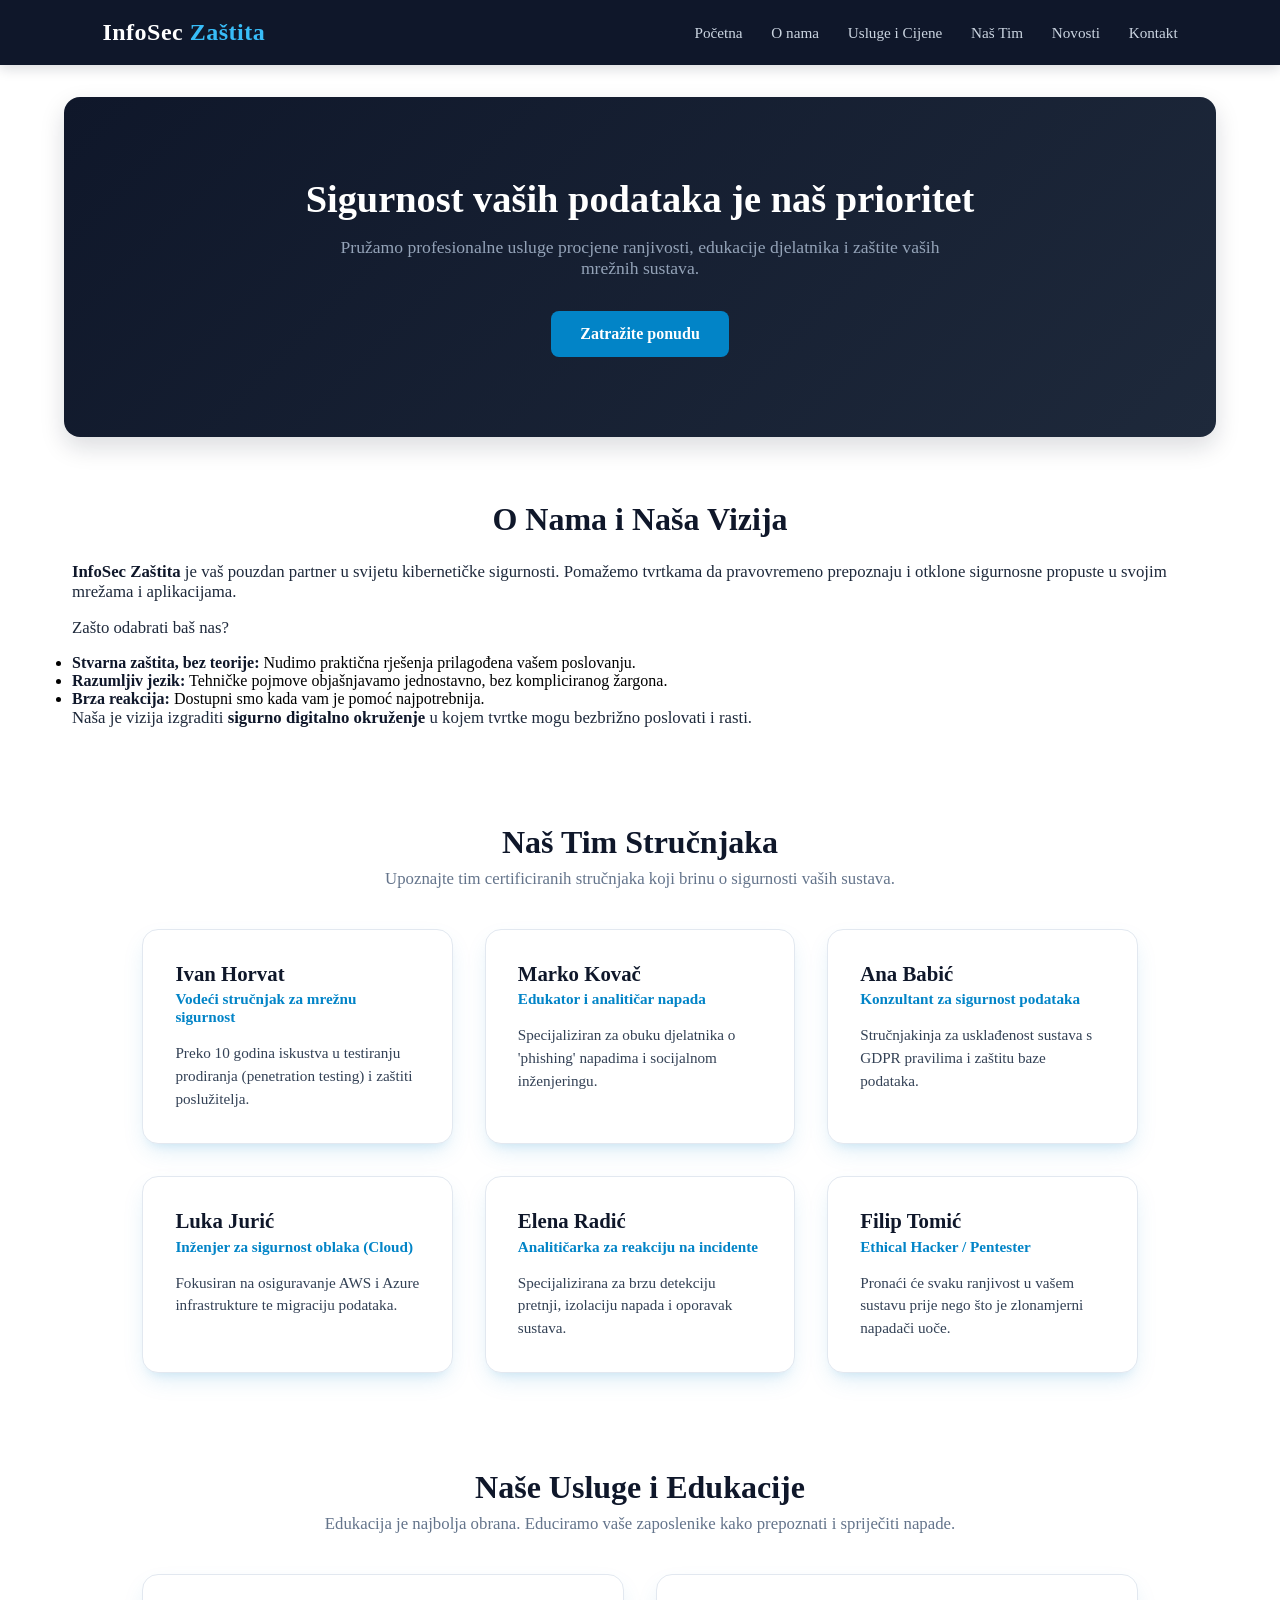
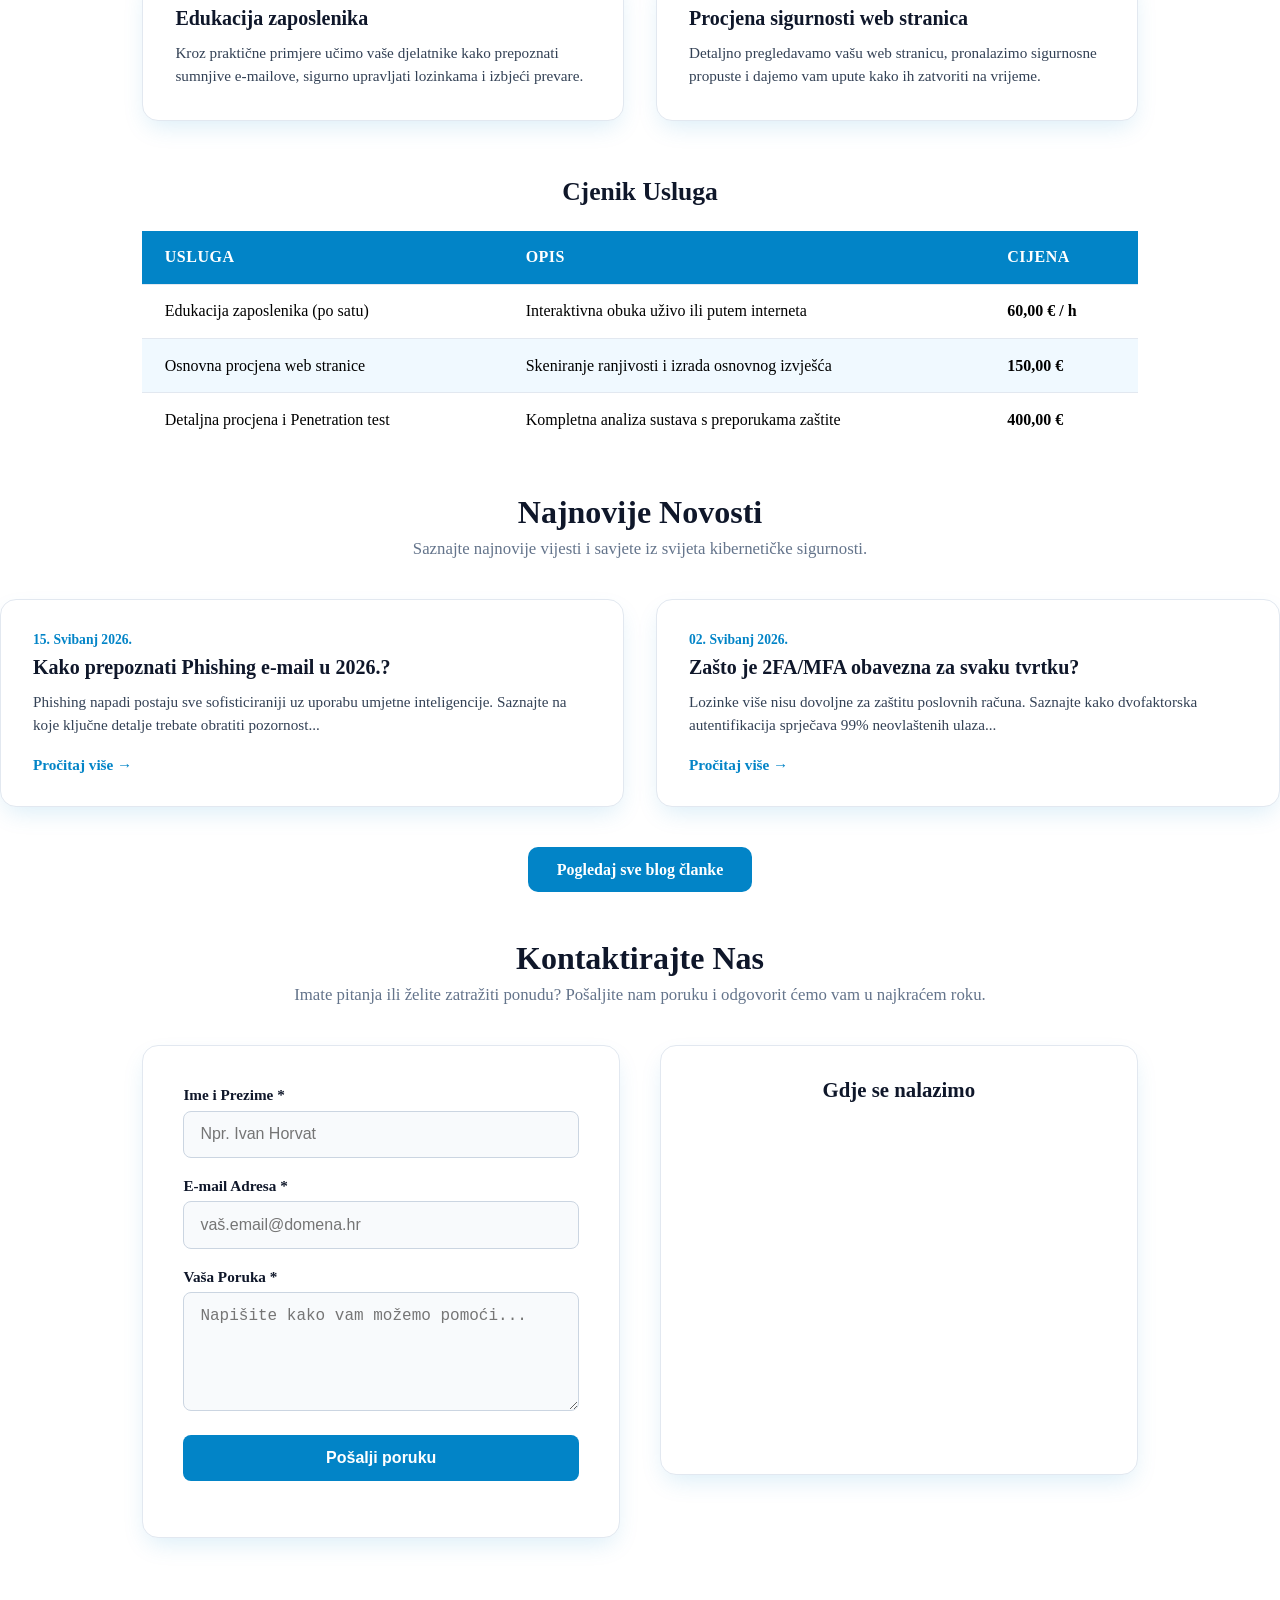
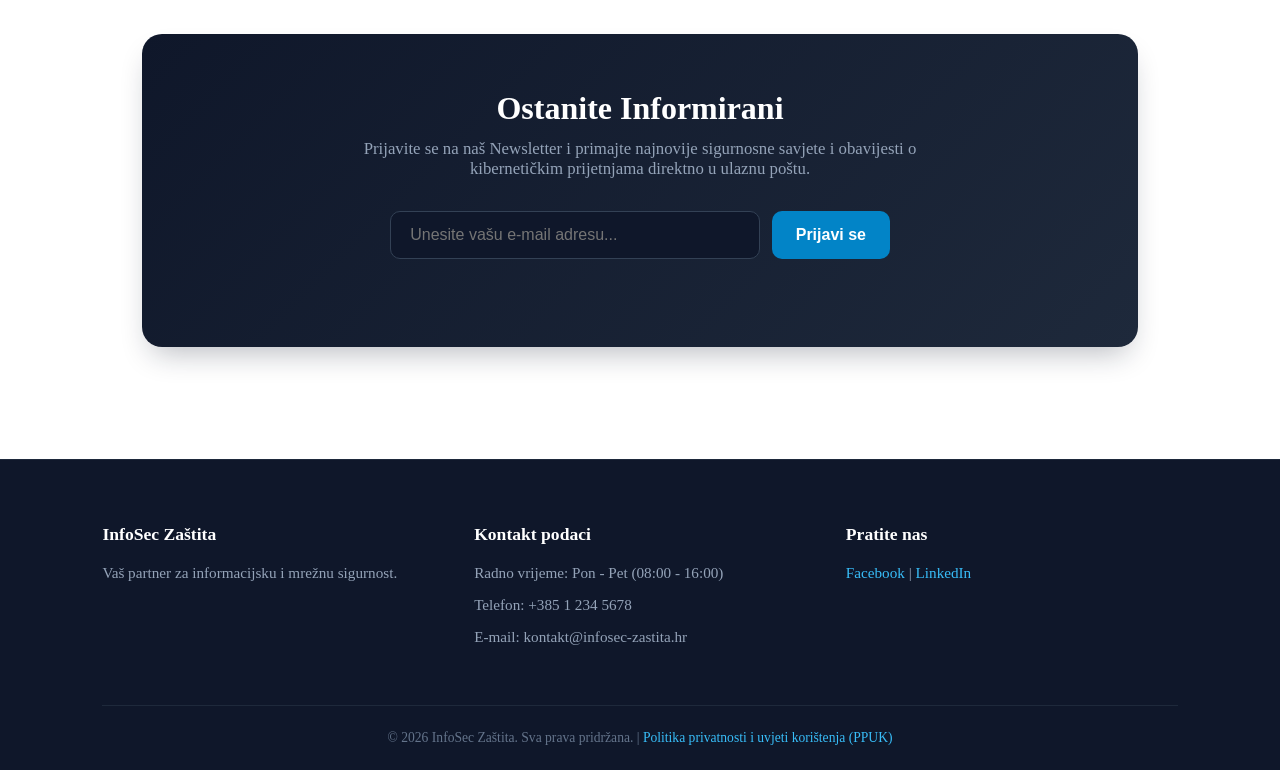
<file: index.html>
<!DOCTYPE html>
<html lang="hr">
<head>
    <meta charset="UTF-8">
    <meta name="viewport" content="width=device-width, initial-scale=1.0">
    <link rel="icon"" href="fav.ico">
    <title>InfoSec</title>
    <link rel="stylesheet" href="style.css">
</head>
<body>

    <!-- ZAGLAVLJE -->
    <header>
        <div class="logo">InfoSec <span>Zaštita</span></div>
        <nav>
            <a href="index.html">Početna</a>
            <a href="#o-nama">O nama</a>
            <a href="#usluge">Usluge i Cijene</a>
            <a href="#tim">Naš Tim</a>
            <a href="#novosti">Novosti</a>
            <a href="#kontakt">Kontakt</a>
        </nav>
    </header>

    <!-- HERO -->
   <section class="hero">
    <h1>Sigurnost vaših podataka je naš prioritet</h1>
    <p>Pružamo profesionalne usluge procjene ranjivosti, edukacije djelatnika i zaštite vaših mrežnih sustava.</p>
    <a href="#kontakt" class="btn">Zatražite ponudu</a>
</section>


    <!-- O NAMA I NAŠA VIZIJA -->
<section id="o-nama">
    <h2>O Nama i Naša Vizija</h2>
    
    <p>
        <strong>InfoSec Zaštita</strong> je vaš pouzdan partner u svijetu kibernetičke sigurnosti. 
        Pomažemo tvrtkama da pravovremeno prepoznaju i otklone sigurnosne propuste u svojim mrežama i aplikacijama.
    </p>

    <p>
        Zašto odabrati baš nas?
    </p>

    <ul>
        <li><strong>Stvarna zaštita, bez teorije:</strong> Nudimo praktična rješenja prilagođena vašem poslovanju.</li>
        <li><strong>Razumljiv jezik:</strong> Tehničke pojmove objašnjavamo jednostavno, bez kompliciranog žargona.</li>
        <li><strong>Brza reakcija:</strong> Dostupni smo kada vam je pomoć najpotrebnija.</li>
    </ul>

    <p>
        Naša je vizija izgraditi <strong>sigurno digitalno okruženje</strong> u kojem tvrtke mogu bezbrižno poslovati i rasti.
    </p>
</section>

  

<!-- NAŠ TIM STRUČNJAKA -->
<section id="tim">
    <h2>Naš Tim Stručnjaka</h2>
    <p class="podnaslov">Upoznajte tim certificiranih stručnjaka koji brinu o sigurnosti vaših sustava.</p>

    <div class="grid-tim">
        <div class="kartica-tim">
            <h3>Ivan Horvat</h3>
            <span class="uloga">Vodeći stručnjak za mrežnu sigurnost</span>
            <p>Preko 10 godina iskustva u testiranju prodiranja (penetration testing) i zaštiti poslužitelja.</p>
        </div>

        <div class="kartica-tim">
            <h3>Marko Kovač</h3>
            <span class="uloga">Edukator i analitičar napada</span>
            <p>Specijaliziran za obuku djelatnika o 'phishing' napadima i socijalnom inženjeringu.</p>
        </div>

        <div class="kartica-tim">
            <h3>Ana Babić</h3>
            <span class="uloga">Konzultant za sigurnost podataka</span>
            <p>Stručnjakinja za usklađenost sustava s GDPR pravilima i zaštitu baze podataka.</p>
        </div>

        <div class="kartica-tim">
            <h3>Luka Jurić</h3>
            <span class="uloga">Inženjer za sigurnost oblaka (Cloud)</span>
            <p>Fokusiran na osiguravanje AWS i Azure infrastrukture te migraciju podataka.</p>
        </div>

        <div class="kartica-tim">
            <h3>Elena Radić</h3>
            <span class="uloga">Analitičarka za reakciju na incidente</span>
            <p>Specijalizirana za brzu detekciju pretnji, izolaciju napada i oporavak sustava.</p>
        </div>

        <div class="kartica-tim">
            <h3>Filip Tomić</h3>
            <span class="uloga">Ethical Hacker / Pentester</span>
            <p>Pronaći će svaku ranjivost u vašem sustavu prije nego što je zlonamjerni napadači uoče.</p>
        </div>
    </div>
</section>

    <!-- USLUGE I CIJENE -->
    <section id="usluge">
        <h2>Naše Usluge i Edukacije</h2>
        <p class="podnaslov">Edukacija je najbolja obrana. Educiramo vaše zaposlenike kako prepoznati i spriječiti napade.</p>

        <div class="grid">
            <div class="kartica">
                <h3>Edukacija zaposlenika</h3>
                <p>Kroz praktične primjere učimo vaše djelatnike kako prepoznati sumnjive e-mailove, sigurno upravljati lozinkama i izbjeći prevare.</p>
            </div>
            <div class="kartica">
                <h3>Procjena sigurnosti web stranica</h3>
                <p>Detaljno pregledavamo vašu web stranicu, pronalazimo sigurnosne propuste i dajemo vam upute kako ih zatvoriti na vrijeme.</p>
            </div>
        </div>

        <h3 class="podnaslov-tablica">Cjenik Usluga</h3>
        <table>
            <thead>
                <tr>
                    <th>Usluga</th>
                    <th>Opis</th>
                    <th>Cijena</th>
                </tr>
            </thead>
            <tbody>
                <tr>
                    <td>Edukacija zaposlenika (po satu)</td>
                    <td>Interaktivna obuka uživo ili putem interneta</td>
                    <td><strong>60,00 € / h</strong></td>
                </tr>
                <tr>
                    <td>Osnovna procjena web stranice</td>
                    <td>Skeniranje ranjivosti i izrada osnovnog izvješća</td>
                    <td><strong>150,00 €</strong></td>
                </tr>
                <tr>
                    <td>Detaljna procjena i Penetration test</td>
                    <td>Kompletna analiza sustava s preporukama zaštite</td>
                    <td><strong>400,00 €</strong></td>
                </tr>
            </tbody>
        </table>
    </section>

 <!-- NOVOSTI / BLOG SEKCIJA -->
<section id="novosti">
    <h2>Najnovije Novosti</h2>
    <p class="podnaslov">Saznajte najnovije vijesti i savjete iz svijeta kibernetičke sigurnosti.</p>

    <div class="grid">
       
        <article class="kartica blog-kartica">
            <span class="blog-datum">15. Svibanj 2026.</span>
            <h3>Kako prepoznati Phishing e-mail u 2026.?</h3>
            <p>Phishing napadi postaju sve sofisticiraniji uz uporabu umjetne inteligencije. Saznajte na koje ključne detalje trebate obratiti pozornost...</p>
            <a href="blog-1.html" class="btn-blog">Pročitaj više &rarr;</a>
        </article>

    
        <article class="kartica blog-kartica">
            <span class="blog-datum">02. Svibanj 2026.</span>
            <h3>Zašto je 2FA/MFA obavezna za svaku tvrtku?</h3>
            <p>Lozinke više nisu dovoljne za zaštitu poslovnih računa. Saznajte kako dvofaktorska autentifikacija sprječava 99% neovlaštenih ulaza...</p>
            <a href="blog-2.html" class="btn-blog">Pročitaj više &rarr;</a>
        </article>
    </div>

   
    <div style="text-align: center; margin-top: 2.5rem;">
        <a href="blog.html" class="btn-svi-blogovi">Pogledaj sve blog članke</a>
    </div>
</section>

    <!-- KONTAKT SEKCIJA -->
<section id="kontakt">
    <h2>Kontaktirajte Nas</h2>
    <p class="podnaslov">Imate pitanja ili želite zatražiti ponudu? Pošaljite nam poruku i odgovorit ćemo vam u najkraćem roku.</p>

    <div class="kontakt-okvir">
        <form onsubmit="return validirajFormu(event)">
            <div class="forma-grupa">
                <label for="ime">Ime i Prezime *</label>
                <input type="text" id="ime" name="ime" placeholder="Npr. Ivan Horvat" required>
            </div>

            <div class="forma-grupa">
                <label for="email">E-mail Adresa *</label>
                <input type="email" id="email" name="email" placeholder="vaš.email@domena.hr" required>
            </div>

            <div class="forma-grupa">
                <label for="poruka">Vaša Poruka *</label>
                <textarea id="poruka" name="poruka" rows="5" placeholder="Napišite kako vam možemo pomoći..." required></textarea>
            </div>

            <button type="submit" class="btn-kontakt">Pošalji poruku</button>
            <p class="odgovor"></p>
        </form>

        <div class="karta-lokacija">
            <h3>Gdje se nalazimo</h3>
            <iframe src="https://maps.google.com/maps?q=Ivana%20Gunduli%C4%87a%2014%2C%20Daruvar&t=&z=15&ie=UTF8&iwloc=&output=embed" allowfullscreen="" loading="lazy"></iframe>
        </div>
    </div>
</section>

<!-- NEWSLETTER SEKCIJA -->
<section class="newsletter-sekcija">
    <div class="newsletter-kartica">
        <h2>Ostanite Informirani</h2>
        <p>Prijavite se na naš Newsletter i primajte najnovije sigurnosne savjete i obavijesti o kibernetičkim prijetnjama direktno u ulaznu poštu.</p>
        
        <form onsubmit="return prijavaNewsletter(event)" class="newsletter-forma">
            <input type="email"  id="email" name="email" placeholder="Unesite vašu e-mail adresu..." required>
            <button type="submit" class="btn-newsletter">Prijavi se</button>
        </form>
        <p class="odgovor-newsletter"></p>
    </div>
</section>

 

    <!-- PODNOŽJE -->
    <footer>
        <div class="footer-grid">
            <div>
                <h4>InfoSec Zaštita</h4>
                <p>Vaš partner za informacijsku i mrežnu sigurnost.</p>
            </div>
            <div>
                <h4>Kontakt podaci</h4>
                <p>Radno vrijeme: Pon - Pet (08:00 - 16:00)</p>
                <p>Telefon: +385 1 234 5678</p>
                <p>E-mail: kontakt@infosec-zastita.hr</p>
            </div>
            <div>
                <h4>Pratite nas</h4>
                <p>
                    <a href="https://www.facebook.com" target="_blank">Facebook</a> | 
                    <a href="https://www.linkedin.com" target="_blank">LinkedIn</a>
                </p>
            </div>
        </div>
        
<div class="footer-bottom">
    <p>&copy; 2026 InfoSec Zaštita. Sva prava pridržana. | <a href="ppuk.html">Politika privatnosti i uvjeti korištenja (PPUK)</a></p>
</div>
    </footer>

    


</body>
</html>
</file>
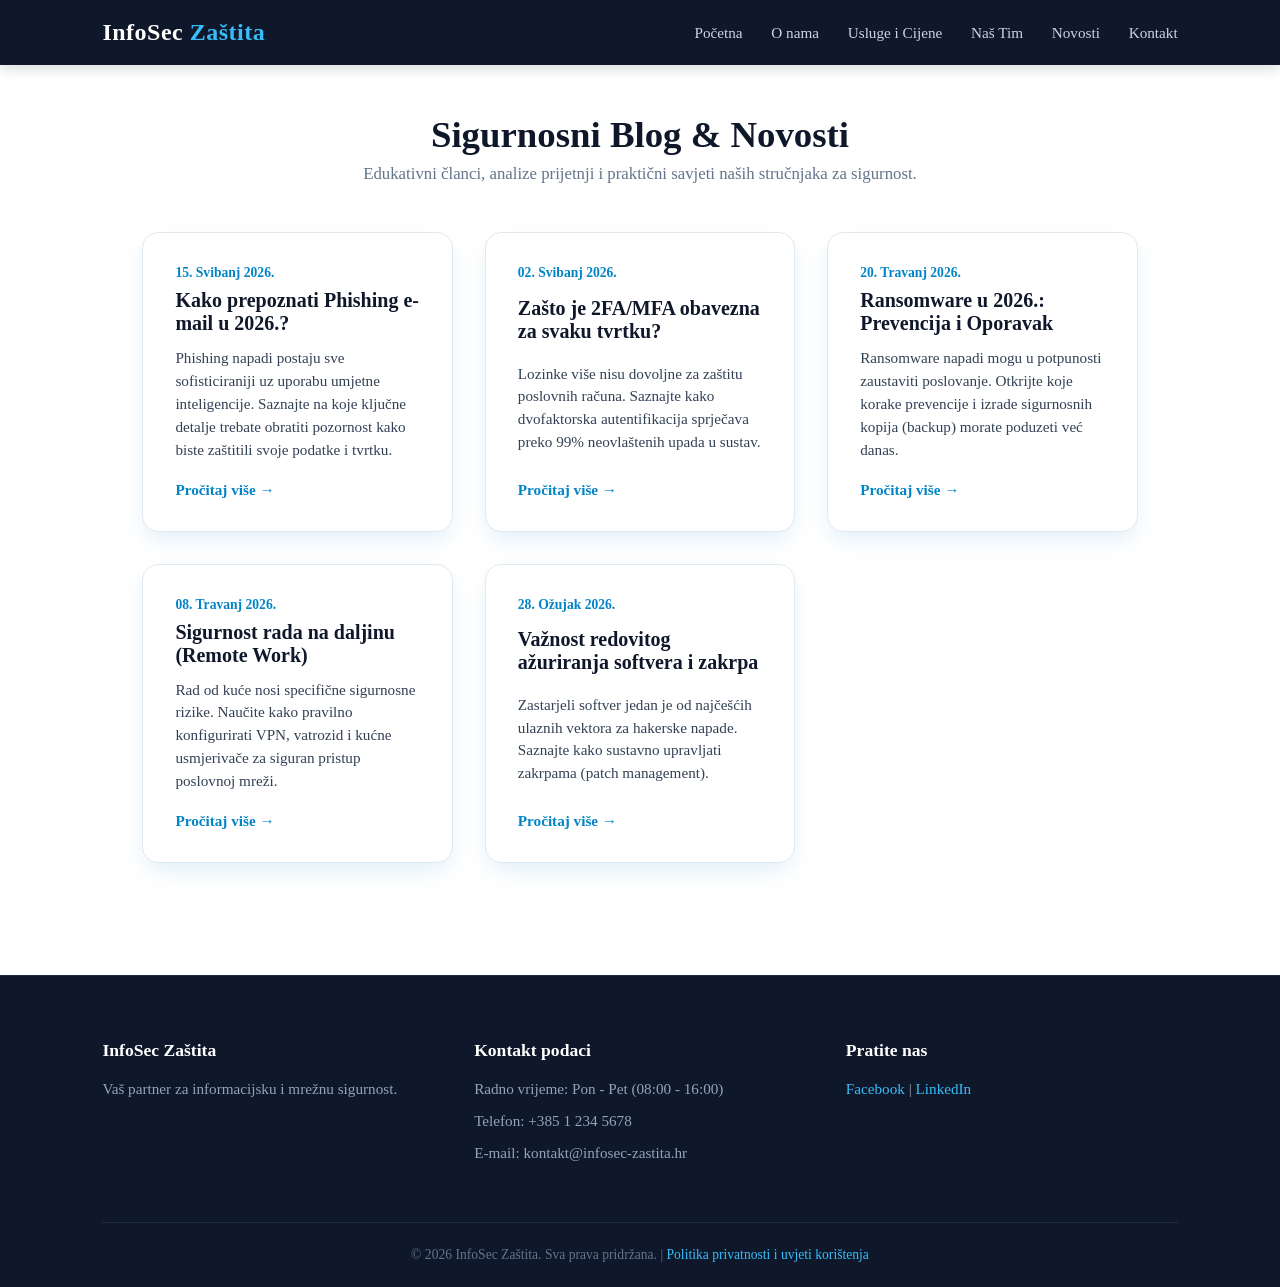
<file: blog.html>
<!DOCTYPE html>
<html lang="hr">
<head>
    <meta charset="UTF-8">
    <meta name="viewport" content="width=device-width, initial-scale=1.0">
    <title>Blog & Novosti - InfoSec Zaštita</title>
    <link rel="stylesheet" href="style.css">
</head>
<body>

    <!-- NAVBAR -->
    <header>
        <div class="logo">InfoSec <span>Zaštita</span></div>
        <nav>
            <a href="index.html">Početna</a>
            <a href="index.html#o-nama">O nama</a>
            <a href="index.html#usluge">Usluge i Cijene</a>
            <a href="index.html#tim">Naš Tim</a>
            <a href="blog.html">Novosti</a>
            <a href="index.html#kontakt">Kontakt</a>
        </nav>
    </header>

    <!-- BLOG STRANICA MAIN -->
    <main class="blog-stranica">
        <section class="blog-zaglavlje">
            <h1>Sigurnosni Blog & Novosti</h1>
            <p class="podnaslov">Edukativni članci, analize prijetnji i praktični savjeti naših stručnjaka za sigurnost.</p>
        </section>

        <div class="blog-mreza">
            <!-- Članak 1 -->
            <article class="kartica blog-kartica">
                <span class="blog-datum">15. Svibanj 2026.</span>
                <h3>Kako prepoznati Phishing e-mail u 2026.?</h3>
                <p>Phishing napadi postaju sve sofisticiraniji uz uporabu umjetne inteligencije. Saznajte na koje ključne detalje trebate obratiti pozornost kako biste zaštitili svoje podatke i tvrtku.</p>
                <a href="blog-1.html" class="btn-blog">Pročitaj više &rarr;</a>
            </article>

            <!-- Članak 2 -->
            <article class="kartica blog-kartica">
                <span class="blog-datum">02. Svibanj 2026.</span>
                <h3>Zašto je 2FA/MFA obavezna za svaku tvrtku?</h3>
                <p>Lozinke više nisu dovoljne za zaštitu poslovnih računa. Saznajte kako dvofaktorska autentifikacija sprječava preko 99% neovlaštenih upada u sustav.</p>
                <a href="blog-2.html" class="btn-blog">Pročitaj više &rarr;</a>
            </article>

            <!-- Članak 3 -->
            <article class="kartica blog-kartica">
                <span class="blog-datum">20. Travanj 2026.</span>
                <h3>Ransomware u 2026.: Prevencija i Oporavak</h3>
                <p>Ransomware napadi mogu u potpunosti zaustaviti poslovanje. Otkrijte koje korake prevencije i izrade sigurnosnih kopija (backup) morate poduzeti već danas.</p>
                <a href="blog-3.html" class="btn-blog">Pročitaj više &rarr;</a>
            </article>

            <!-- Članak 4 -->
            <article class="kartica blog-kartica">
                <span class="blog-datum">08. Travanj 2026.</span>
                <h3>Sigurnost rada na daljinu (Remote Work)</h3>
                <p>Rad od kuće nosi specifične sigurnosne rizike. Naučite kako pravilno konfigurirati VPN, vatrozid i kućne usmjerivače za siguran pristup poslovnoj mreži.</p>
                <a href="blog-4.html" class="btn-blog">Pročitaj više &rarr;</a>
            </article>

            <!-- Članak 5 -->
            <article class="kartica blog-kartica">
                <span class="blog-datum">28. Ožujak 2026.</span>
                <h3>Važnost redovitog ažuriranja softvera i zakrpa</h3>
                <p>Zastarjeli softver jedan je od najčešćih ulaznih vektora za hakerske napade. Saznajte kako sustavno upravljati zakrpama (patch management).</p>
                <a href="blog-5.html" class="btn-blog">Pročitaj više &rarr;</a>
            </article>
        </div>
    </main>

    <footer>
        <div class="footer-grid">
            <div>
                <h4>InfoSec Zaštita</h4>
                <p>Vaš partner za informacijsku i mrežnu sigurnost.</p>
            </div>
            <div>
                <h4>Kontakt podaci</h4>
                <p>Radno vrijeme: Pon - Pet (08:00 - 16:00)</p>
                <p>Telefon: +385 1 234 5678</p>
                <p>E-mail: kontakt@infosec-zastita.hr</p>
            </div>
            <div>
                <h4>Pratite nas</h4>
                <p>
                    <a href="https://www.facebook.com" target="_blank">Facebook</a> | 
                    <a href="https://www.linkedin.com" target="_blank">LinkedIn</a>
                </p>
            </div>
        </div>
        <div class="footer-bottom">
            <p>&copy; 2026 InfoSec Zaštita. Sva prava pridržana. | <a href="javascript:void(0)" onclick="otvoriModal()">Politika privatnosti i uvjeti korištenja</a></p>
        </div>
    </footer>

</body>
</html>
</file>
<file: style.css>
* {
    margin: 0;
    padding: 0;
    box-sizing: border-box;
}



/* ZAGLAVLJE / NAVBAR */
header {
    background-color: #0f172a;
    padding: 1.2rem 8%;
    display: flex;
    justify-content: space-between;
    align-items: center;
    position: sticky;
    top: 0;
    z-index: 100;
    box-shadow: 0 4px 12px rgba(15, 23, 42, 0.15);
}

.logo {
    color: #ffffff;
    font-size: 1.5rem;
    font-weight: 700;
    letter-spacing: 0.5px;
}

.logo span {
    color: #38bdf8; /* Svijetloplavi naglasak na logotipu */
}

nav {
    display: flex;
    align-items: center;
}

nav a {
    color: #cbd5e1;
    text-decoration: none;
    margin-left: 1.8rem;
    font-weight: 500;
    font-size: 0.95rem;
    transition: color 0.2s ease;
}

nav a:hover {
    color: #38bdf8;
}

/* RESPONZIVNOST ZA MOBITEL */
@media (max-width: 768px) {
    header {
        flex-direction: column;
        gap: 1rem;
        padding: 1rem 5%;
    }

    nav {
        flex-wrap: wrap;
        justify-content: center;
    }

    nav a {
        margin: 0.3rem 0.8rem;
        font-size: 0.9rem;
    }
}


/* HERO SEKCIJA */
.hero {
    background: linear-gradient(135deg, #0f172a 0%, #1e293b 100%);
    color: #ffffff;
    text-align: center;
    padding: 5rem 2rem;
    margin: 2rem 5%;
    border-radius: 16px;
    box-shadow: 0 10px 25px rgba(15, 23, 42, 0.15);
}

.hero h1 {
    font-size: 2.4rem;
    margin-bottom: 1rem;
    font-weight: 700;
}

.hero p {
    color: #94a3b8;
    max-width: 650px;
    margin: 0 auto 2rem auto;
    font-size: 1.1rem;
    font-family: 'Segoe UI';
}

/* GUMB U HERO SEKCIJI */
.btn {
    display: inline-block;
    background-color: #0284c7;
    color: #ffffff;
    padding: 0.85rem 1.8rem;
    text-decoration: none;
    border: none;
    border-radius: 8px;
    font-weight: 600;
    cursor: pointer;
    transition: background-color 0.2s ease, transform 0.1s ease;
    font-family: 'Segoe UI';
}

.btn:hover {
    background-color: #0369a1;
    transform: translateY(-2px);
}


/* O NAMA SEKCIJA */
#o-nama {
    padding: 2rem ;
    max-width: 1200px;
    margin: 0 auto;
    font-family: 'Segoe UI';
}

#o-nama h2 {
    text-align: center;
    font-size: 2rem;
    margin-bottom: 1.5rem;
    color: #0f172a;
    
}

#o-nama p {
    margin-bottom: 1rem;
    font-size: 1.05rem;
    color: #1e293b;
    font-family: 'Segoe UI';
}

#o-nama strong {
    color: #0f172a;
}


/* TIM SEKCIJA */
#tim {
    padding: 3rem 8%;
    max-width: 1200px;
    margin: 0 auto;
    font-family: 'Segoe UI';
}

#tim h2 {
    text-align: center;
    font-size: 2rem;
    margin-bottom: 0.5rem;
    color: #0f172a;
}

.podnaslov {
    text-align: center;
    color: #64748b;
    margin-bottom: 2.5rem;
    font-size: 1.05rem;
    font-family: 'Segoe UI';
}

/* GRID MREŽA ZA KARTICE */
.grid-tim {
    display: grid;
    /* Prikazuje kartice jednu do druge dok ima prostora, pa automatski lomi u novi red */
    grid-template-columns: repeat(auto-fit, minmax(280px, 1fr));
    gap: 2rem;
}

.kartica-tim {
    background: #ffffff;
    padding: 2rem;
    border-radius: 16px; /* Zaobljeni rubovi */
    border: 1px solid #e2e8f0;
    
  
    box-shadow: 0 10px 25px -5px rgba(2, 132, 199, 0.15), 0 8px 10px -6px rgba(2, 132, 199, 0.1);
    
    display: flex;
    flex-direction: column;
    justify-content: flex-start;
    transition: transform 0.3s ease, box-shadow 0.3s ease;
}


.kartica-tim:hover {
    transform: translateY(-6px);
    box-shadow: 0 20px 30px -10px rgba(2, 132, 199, 0.3), 0 10px 15px -5px rgba(2, 132, 199, 0.2);
}

.kartica-tim h3 {
    color: #0f172a;
    font-size: 1.3rem;
    margin-bottom: 0.3rem;
}

.uloga {
    color: #0284c7; 
    font-size: 0.95rem;
    font-weight: 600;
    margin-bottom: 1rem;
}

.kartica-tim p {
    color: #334155;
    font-size: 0.95rem;
    line-height: 1.5;
}

/* USLUGE I EDUKACIJE SEKCIJA */
#usluge {
    padding: 3rem 8%;
    max-width: 1200px;
    margin: 0 auto;
    font-family: 'Segoe UI';
}

#usluge h2 {
    text-align: center;
    font-size: 2rem;
    margin-bottom: 0.5rem;
    color: #0f172a;
    font-family: 'Segoe UI';
}

.podnaslov {
    text-align: center;
    color: #64748b;
    margin-bottom: 2.5rem;
    font-size: 1.05rem;
    
}

/* KARTICE */
.grid {
    display: grid;
    grid-template-columns: repeat(auto-fit, minmax(280px, 1fr));
    gap: 2rem;
}

.kartica {
    background: #ffffff;
    padding: 2rem;
    border-radius: 16px;
    border: 1px solid #e2e8f0;
    box-shadow: 0 10px 25px -5px rgba(2, 132, 199, 0.15);
    transition: transform 0.3s ease, box-shadow 0.3s ease;
}

.kartica:hover {
    transform: translateY(-6px);
    box-shadow: 0 20px 30px -10px rgba(2, 132, 199, 0.25);
}

.kartica h3 {
    color: #0f172a;
    font-size: 1.25rem;
    margin-bottom: 0.75rem;
}

.kartica p {
    color: #334155;
    font-size: 0.95rem;
    line-height: 1.5;
}

/* TABLICA */
.podnaslov-tablica {
    text-align: center;
    margin-top: 3.5rem;
    margin-bottom: 1.5rem;
    font-size: 1.6rem;
    color: #0f172a;
    font-family: 'Segoe UI';
}

.okvir-tablice {
    border-radius: 16px;
    overflow: hidden;
    box-shadow: 0 10px 25px -5px rgba(2, 132, 199, 0.15);
    border: 1px solid #e2e8f0;
}

table {
    width: 100%;
    border-collapse: collapse;
    background: #ffffff;
}

table th, table td {
    padding: 1.1rem 1.4rem;
    text-align: left;
    border-bottom: 1px solid #e2e8f0;
}

table th {
    background-color: #0284c7;
    color: #ffffff;
    font-weight: 600;
    font-size: 1rem;
    text-transform: uppercase;
    letter-spacing: 0.5px;
}

table tr:last-child td {
    border-bottom: none;
}

table tr:nth-child(even) {
    background-color: #f0f9ff;
}

table tr:hover {
    background-color: #e0f2fe;
}

/* ISTAKNUTA CIJENA */
.oznaka-cijena {
    color: #0284c7;
    font-weight: 700;
    font-size: 1.05rem;
    background-color: #e0f2fe;
    padding: 0.3rem 0.6rem;
    border-radius: 6px;
    display: inline-block;
}

@media (max-width: 768px) {
    .okvir-tablice {
        overflow-x: auto;
    }
}



/* KONTAKT SEKCIJA */
#kontakt {
    padding: 3rem 8%;
    max-width: 1200px;
    margin: 0 auto;
    font-family: 'Segoe UI';
}

#kontakt h2 {
    text-align: center;
    font-size: 2rem;
    margin-bottom: 0.5rem;
    color: #0f172a;
}

.kontakt-okvir {
    display: grid;
    grid-template-columns: repeat(auto-fit, minmax(320px, 1fr));
    gap: 2.5rem;
    align-items: start;
    margin-top: 2rem;
}

form {
    background: #ffffff;
    padding: 2.5rem;
    border-radius: 16px;
    border: 1px solid #e2e8f0;
    box-shadow: 0 10px 25px -5px rgba(2, 132, 199, 0.15);
}

.forma-grupa {
    margin-bottom: 1.2rem;
}

.forma-grupa label {
    display: block;
    margin-bottom: 0.4rem;
    font-weight: 600;
    color: #0f172a;
    font-size: 0.95rem;
}

.forma-grupa input, 
.forma-grupa textarea {
    width: 100%;
    padding: 0.85rem 1rem;
    border: 1px solid #cbd5e1;
    border-radius: 8px;
    font-size: 1rem;
    transition: border-color 0.2s ease, box-shadow 0.2s ease;
    background-color: #f8fafc;
}

.forma-grupa input:focus, 
.forma-grupa textarea:focus {
    outline: none;
    border-color: #0284c7;
    box-shadow: 0 0 0 3px rgba(2, 132, 199, 0.2);
    background-color: #ffffff;
}

.btn-kontakt {
    width: 100%;
    background-color: #0284c7;
    color: #ffffff;
    padding: 0.9rem;
    border: none;
    border-radius: 8px;
    font-weight: 700;
    font-size: 1rem;
    cursor: pointer;
    transition: background-color 0.2s ease, transform 0.1s ease;
}

.btn-kontakt:hover {
    background-color: #0369a1;
    transform: translateY(-2px);
}

.odgovor {
    margin-top: 1rem;
    font-weight: 600;
    text-align: center;
}

/* LOKACIJA I KARTA */
.karta-lokacija {
    background: #ffffff;
    padding: 2rem;
    border-radius: 16px;
    border: 1px solid #e2e8f0;
    box-shadow: 0 10px 25px -5px rgba(2, 132, 199, 0.15);
}

.karta-lokacija h3 {
    margin-bottom: 1rem;
    color: #0f172a;
    font-size: 1.3rem;
    text-align: center;
}

.karta-lokacija iframe {
    width: 100%;
    height: 320px;
    border: 0;
    border-radius: 12px;
}

/* NEWSLETTER SEKCIJA */
.newsletter-sekcija {
    padding: 3rem 8%;
    max-width: 1200px;
    margin: 0 auto;
    font-family: 'Segoe UI';
}

.newsletter-kartica {
    background: linear-gradient(135deg, #0f172a 0%, #1e293b 100%);
    color: #ffffff;
    text-align: center;
    padding: 3.5rem 2rem;
    border-radius: 20px;
    box-shadow: 0 15px 30px -10px rgba(15, 23, 42, 0.3);
}

.newsletter-kartica h2 {
    color: #ffffff;
    font-size: 2rem;
    margin-bottom: 0.75rem;
}

.newsletter-kartica p {
    color: #94a3b8;
    max-width: 600px;
    margin: 0 auto 2rem auto;
    font-size: 1.05rem;
}

.newsletter-forma {
    display: flex;
    justify-content: center;
    gap: 0.75rem;
    max-width: 500px;
    margin: 0 auto;
    background: transparent;
    padding: 0;
    box-shadow: none;
    border: none;
}

.newsletter-forma input {
    flex: 1;
    padding: 0.85rem 1.2rem;
    border-radius: 10px;
    border: 1px solid #334155;
    background-color: #0f172a;
    color: #ffffff;
    font-size: 1rem;
}

.newsletter-forma input:focus {
    outline: none;
    border-color: #38bdf8;
}

.btn-newsletter {
    background-color: #0284c7;
    color: #ffffff;
    padding: 0.85rem 1.5rem;
    border: none;
    border-radius: 10px;
    font-weight: 600;
    font-size: 1rem;
    cursor: pointer;
    white-space: nowrap;
    transition: background-color 0.2s ease, transform 0.1s ease;
}

.btn-newsletter:hover {
    background-color: #38bdf8;
    transform: translateY(-2px);
}

.odgovor-newsletter {
    margin-top: 1rem;
    font-weight: 600;
    color: #38bdf8;
}

/* RESPONZIVNOST */
@media (max-width: 640px) {
    .newsletter-forma {
        flex-direction: column;
    }
    
    .btn-newsletter {
        width: 100%;
    }
}

/* FOOTER */
footer {
    background-color: #0f172a;
    color: #94a3b8;
    padding: 4rem 8% 1.5rem 8%;
    margin-top: 4rem;
    border-top: 1px solid #1e293b;
}

.footer-grid {
    display: grid;
    grid-template-columns: repeat(auto-fit, minmax(220px, 1fr));
    gap: 2.5rem;
    max-width: 1200px;
    margin: 0 auto;
}

.footer-grid h4 {
    color: #ffffff;
    font-size: 1.1rem;
    margin-bottom: 1rem;
    font-weight: 600;
}

.footer-grid p {
    font-size: 0.95rem;
    line-height: 1.6;
    margin-bottom: 0.5rem;
}

.footer-grid a {
    color: #38bdf8;
    text-decoration: none;
    transition: color 0.2s ease;
}

.footer-grid a:hover {
    color: #0284c7;
    text-decoration: underline;
}

/* DONJI DIO FOOTERA */
.footer-bottom {
    text-align: center;
    margin-top: 3rem;
    padding-top: 1.5rem;
    border-top: 1px solid #1e293b;
    font-size: 0.85rem;
    color: #64748b;
}

.footer-bottom a {
    color: #38bdf8;
    text-decoration: none;
    font-weight: 500;
}

.footer-bottom a:hover {
    text-decoration: underline;
}

/* PPUK STRANICA STILOVI */
.ppuk-stranica {
    padding: 3rem 8%;
    max-width: 900px;
    margin: 0 auto;
    min-height: 75vh;
}

.ppuk-kontejner {
    background: #ffffff;
    padding: 3rem;
    border-radius: 16px;
    border: 1px solid #e2e8f0;
    box-shadow: 0 10px 25px -5px rgba(2, 132, 199, 0.15);
}

.ppuk-kontejner h1 {
    font-size: 2rem;
    color: #0f172a;
    margin-bottom: 0.5rem;
}

.ppuk-datum {
    color: #64748b;
    font-size: 0.9rem;
    margin-bottom: 2rem;
    border-bottom: 1px solid #e2e8f0;
    padding-bottom: 1rem;
}

.ppuk-sekcija {
    margin-bottom: 2rem;
}

.ppuk-sekcija h2 {
    font-size: 1.3rem;
    color: #0284c7;
    margin-bottom: 0.75rem;
}

.ppuk-sekcija p {
    color: #334155;
    line-height: 1.6;
    font-size: 1rem;
    margin-bottom: 0.75rem;
}

.ppuk-sekcija ul {
    margin: 0.5rem 0 1rem 1.5rem;
    color: #334155;
}

.ppuk-sekcija li {
    margin-bottom: 0.5rem;
    line-height: 1.5;
}

.ppuk-povratak {
    margin-top: 2.5rem;
    text-align: center;
    padding-top: 1.5rem;
    border-top: 1px solid #e2e8f0;
}



/* BLOG DUGMAD I KARTICE */
.blog-kartica {
    display: flex;
    flex-direction: column;
    justify-content: space-between;
    font-family: 'Segoe UI';
}

.blog-datum {
    font-size: 0.85rem;
    color: #0284c7;
    font-weight: 600;
    margin-bottom: 0.5rem;
    display: block;
}

.btn-blog {
    display: inline-block;
    margin-top: 1.2rem;
    color: #0284c7;
    font-weight: 700;
    text-decoration: none;
    font-size: 0.95rem;
    transition: color 0.2s ease, transform 0.2s ease;
}

.btn-blog:hover {
    color: #0369a1;
    transform: translateX(4px); 
}

/* GUMB ZA SVE BLOGOVE */
.btn-svi-blogovi {
    display: inline-block;
    background-color: #0284c7;
    color: #ffffff;
    padding: 0.85rem 1.8rem;
    border-radius: 10px;
    font-weight: 600;
    text-decoration: none;
    transition: background-color 0.2s ease, transform 0.1s ease;
    font-family: 'Segoe UI';
}

.btn-svi-blogovi:hover {
    background-color: #0369a1;
    transform: translateY(-2px);
}

/* BLOG STRANICA  */
.blog-stranica {
    padding: 3rem 8%;
    max-width: 1200px;
    margin: 0 auto;
    min-height: 70vh;
}

.blog-zaglavlje {
    text-align: center;
    margin-bottom: 3rem;
}

.blog-zaglavlje h1 {
    font-size: 2.3rem;
    color: #0f172a;
    margin-bottom: 0.5rem;
}

.blog-mreza {
    display: grid;
    grid-template-columns: repeat(auto-fit, minmax(300px, 1fr));
    gap: 2rem;
}


#novosti h2 {
    text-align: center;
    font-size: 2rem;
    margin-bottom: 0.5rem;
    color: #0f172a;
    font-family: 'Segoe UI';
}

#novosti .podnaslov {
    text-align: center;
    color: #64748b;
    margin-bottom: 2.5rem;
    font-size: 1.05rem;
    font-family: 'Segoe UI';
}
</file>
